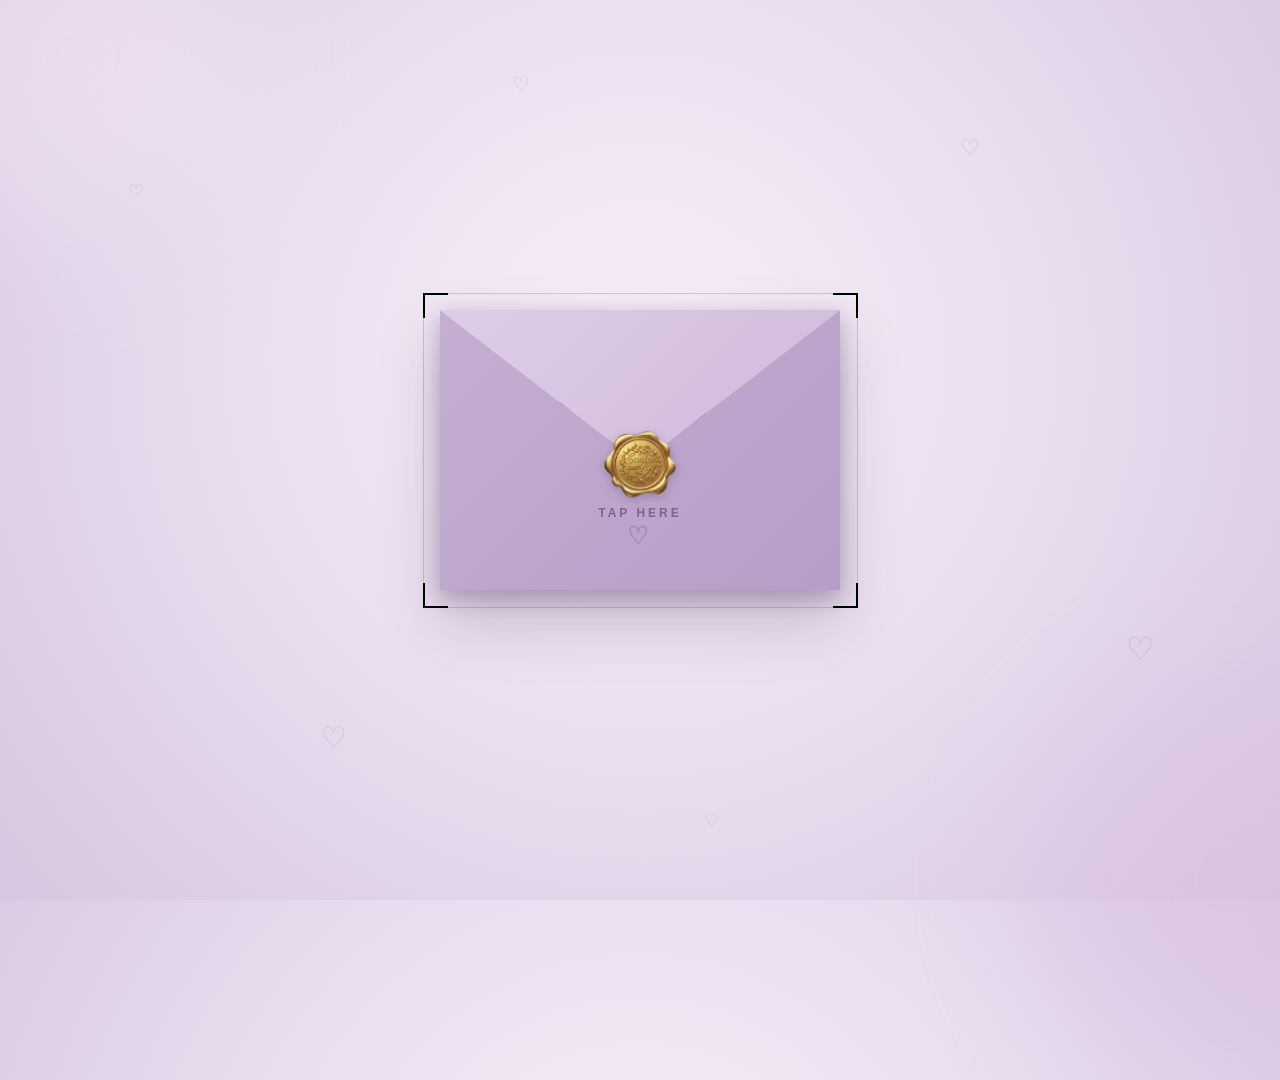
<file: index.html>
<!DOCTYPE html>
<html lang="en">

<head>

    <meta charset="UTF-8">

    <meta
        name="viewport"
        content="width=device-width, initial-scale=1.0"
    >

    <title>Wedding Invitation</title>

    <link rel="stylesheet" href="style2.css">

</head>


<body>


    <!-- =========================================
         DECORATIVE BACKGROUND
    ========================================= -->

    <div class="background-glow glow-one"></div>

    <div class="background-glow glow-two"></div>


    <!-- =========================================
         FLOATING HEARTS
    ========================================= -->

    <div class="floating-hearts">

        <span>♡</span>
        <span>♡</span>
        <span>♡</span>
        <span>♡</span>
        <span>♡</span>
        <span>♡</span>

    </div>


    <!-- =========================================
         WEDDING INVITATION ENVELOPE
    ========================================= -->

    <div
        class="envelope-container"
        onclick="openEnvelope()"
    >


        <!-- =====================================
             DECORATIVE FRAME
        ====================================== -->

        <div class="envelope-frame">

            <span class="corner corner-top-left"></span>

            <span class="corner corner-top-right"></span>

            <span class="corner corner-bottom-left"></span>

            <span class="corner corner-bottom-right"></span>

        </div>


        <!-- =====================================
             ENVELOPE
        ====================================== -->

        <div class="envelope">


            <!-- =================================
                 INVITATION IMAGE
            ================================== -->

            <div class="letter">

                <img
                    src="La and Eunice.jpg"
                    alt="La and Eunice Wedding Invitation"
                    class="envelope-image"
                >

            </div>


            <!-- =================================
                 ENVELOPE FRONT
            ================================== -->

            <div class="front"></div>


            <!-- =================================
                 ENVELOPE FLAP
            ================================== -->

            <div class="flap"></div>


            <!-- =================================
                 CENTER STAMP
            ================================== -->

            <div class="center-stamp">

                <img
                    src="Stamp.png"
                    alt="Wedding Stamp"
                >

            </div>


            <!-- =================================
                 TAP SIGN
            ================================== -->

            <div class="tap-sign">

                <span class="tap-text">
                    TAP HERE
                </span>

                <span class="tap-heart">
                    ♡
                </span>

            </div>


            <!-- =================================
                 LA & EUNICE MESSAGE
            ================================== -->

            <div class="opening-message">

                <span class="opening-small">
                    With love,
                </span>

                <span class="opening-names">
                    La &amp; Eunice
                </span>

                <span class="opening-line">
                    Our Wedding Day
                </span>

            </div>


        </div>

    </div>


    <!-- =========================================
         JAVASCRIPT
    ========================================= -->

    <script>

        let envelopeOpened = false;


        function openEnvelope() {


            /*
             * Prevent the envelope from
             * opening more than once.
             */

            if (envelopeOpened) {

                return;

            }


            envelopeOpened = true;


            /*
             * Tell Invitation.html
             * to play the wedding music.
             */

            sessionStorage.setItem(
                "playWeddingMusic",
                "true"
            );


            /*
             * Open the envelope.
             */

            document
                .querySelector(".envelope-container")
                .classList.add("open");


            /*
             * Wait for the animation
             * before going to Invitation.html.
             */

            setTimeout(function() {

                window.location.href =
                    "Invitation.html";

            }, 1800);

        }

    </script>


</body>

</html>
</file>
<file: style2.css>
/* =========================================
   RESET
========================================= */

* {

    margin: 0;
    padding: 0;

    box-sizing: border-box;

    font-family:
           'Franklin Gothic Medium',
        'Arial Narrow',
        Arial,
        sans-serif;

}


/* =========================================
   HTML
========================================= */

html {

    width: 100%;
    height: 100%;

}


/* =========================================
   BODY
========================================= */

body {

    width: 100%;
    min-height: 100vh;

    background:
        radial-gradient(
            circle at 50% 40%,
            #f8eef8 0%,
            #eadff0 45%,
            #d8c5df 100%
        );

    display: flex;

    justify-content: center;
    align-items: center;

    overflow: hidden;

    position: relative;

    padding: 20px;

}


/* =========================================
   SOFT BACKGROUND GLOW
========================================= */

.background-glow {

    position: absolute;

    border-radius: 50%;

    filter: blur(70px);

    pointer-events: none;

    opacity: 0.45;

}


.glow-one {

    width: 350px;
    height: 350px;

    background: #f7eaf8;

    top: -120px;
    left: -100px;

}


.glow-two {

    width: 400px;
    height: 400px;

    background: #d8bfe2;

    bottom: -180px;
    right: -150px;

}


/* =========================================
   FLOATING HEARTS
========================================= */

.floating-hearts {

    position: absolute;

    inset: 0;

    pointer-events: none;

    overflow: hidden;

}


.floating-hearts span {

    position: absolute;

    color:
        rgba(
            155,
            113,
            158,
            0.25
        );

    font-family: Georgia, serif;

    font-size: 25px;

    animation:
        floatingHeart
        linear
        infinite;

}


/* =========================================
   HEART POSITIONS
========================================= */

.floating-hearts span:nth-child(1) {

    left: 10%;
    top: 20%;

    font-size: 18px;

    animation-duration: 8s;

}


.floating-hearts span:nth-child(2) {

    left: 25%;
    top: 80%;

    font-size: 30px;

    animation-duration: 11s;

    animation-delay: 2s;

}


.floating-hearts span:nth-child(3) {

    left: 75%;
    top: 15%;

    font-size: 22px;

    animation-duration: 9s;

    animation-delay: 1s;

}


.floating-hearts span:nth-child(4) {

    left: 88%;
    top: 70%;

    font-size: 32px;

    animation-duration: 12s;

    animation-delay: 3s;

}


.floating-hearts span:nth-child(5) {

    left: 55%;
    top: 90%;

    font-size: 17px;

    animation-duration: 10s;

    animation-delay: 4s;

}


.floating-hearts span:nth-child(6) {

    left: 40%;
    top: 8%;

    font-size: 20px;

    animation-duration: 13s;

    animation-delay: 1s;

}


/* =========================================
   FLOATING HEART ANIMATION
========================================= */

@keyframes floatingHeart {

    0% {

        transform:
            translateY(20px)
            rotate(0deg);

        opacity: 0;

    }


    20% {

        opacity: 0.5;

    }


    50% {

        transform:
            translateY(-35px)
            rotate(15deg);

    }


    80% {

        opacity: 0.3;

    }


    100% {

        transform:
            translateY(-80px)
            rotate(-10deg);

        opacity: 0;

    }

}


/* =========================================
   ENVELOPE CONTAINER
========================================= */

.envelope-container {

    position: relative;

    width: 400px;
    height: 280px;

    cursor: pointer;

    z-index: 5;

    flex-shrink: 0;

    animation:
        envelopeAppear
        1.5s ease;

}


/* =========================================
   ENVELOPE APPEAR
========================================= */

@keyframes envelopeAppear {

    from {

        opacity: 0;

        transform:
            translateY(35px)
            scale(0.95);

    }


    to {

        opacity: 1;

        transform:
            translateY(0)
            scale(1);

    }

}


/* =========================================
   DECORATIVE FRAME
========================================= */

.envelope-frame {

    position: absolute;

    width:
        calc(100% + 35px);

    height:
        calc(100% + 35px);

    left: -17.5px;
    top: -17.5px;

    border:
        1px solid
        rgba(
            128,
            97,
            143,
            0.3
        );

    pointer-events: none;

    z-index: 1;

}


/* =========================================
   FRAME CORNERS
========================================= */

.corner {

    position: absolute;

    width: 25px;
    height: 25px;

    border-color:
        rgba(
            128,
            97,
            143,
            0.65
        );

}


.corner-top-left {

    top: -1px;
    left: -1px;

    border-top: 2px solid;
    border-left: 2px solid;

}


.corner-top-right {

    top: -1px;
    right: -1px;

    border-top: 2px solid;
    border-right: 2px solid;

}


.corner-bottom-left {

    bottom: -1px;
    left: -1px;

    border-bottom: 2px solid;
    border-left: 2px solid;

}


.corner-bottom-right {

    bottom: -1px;
    right: -1px;

    border-bottom: 2px solid;
    border-right: 2px solid;

}


/* =========================================
   ENVELOPE
========================================= */

.envelope {

    position: absolute;

    width: 100%;
    height: 100%;

    left: 0;
    top: 0;

    background:
        linear-gradient(
            145deg,
            #d2bfdd,
            #c1acd1
        );

    border-radius: 6px;

    box-shadow:
        0 30px 60px
        rgba(
            80,
            50,
            90,
            0.25
        ),

        0 8px 20px
        rgba(
            80,
            50,
            90,
            0.15
        );

    overflow: visible;

}


/* =========================================
   LETTER
========================================= */

.letter {

    position: absolute;

    width: 100%;
    height: 100%;

    left: 0;
    top: 0;

    background: #f8edf8;

    display: flex;

    justify-content: center;
    align-items: center;

    overflow: hidden;

    z-index: 2;

    box-shadow:
        0 8px 20px
        rgba(
            70,
            45,
            80,
            0.15
        );

    border: none;

    transition:
        transform 1.2s ease,
        z-index 0s linear 0.6s;

}


/* =========================================
   INVITATION IMAGE
========================================= */

.envelope-image {

    width: 100%;
    height: 100%;

    display: block;

    object-fit: cover;

    object-position: center center;

}


/* =========================================
   ENVELOPE FRONT
========================================= */

.front {

    position: absolute;

    width: 100%;
    height: 100%;

    left: 0;
    top: 0;

    background:
        linear-gradient(
            135deg,
            #c4afd1,
            #b69dc7
        );

    z-index: 4;

    clip-path:
        polygon(
            0 0,
            50% 55%,
            100% 0,
            100% 100%,
            0 100%
        );

}


/* =========================================
   ENVELOPE FLAP
========================================= */

.flap {

    position: absolute;

    width: 100%;
    height: 100%;

    left: 0;
    top: 0;

    background:
        linear-gradient(
            135deg,
            #dfcde7,
            #cbb5d7
        );

    clip-path:
        polygon(
            0 0,
            50% 55%,
            100% 0
        );

    transform-origin: top center;

    transition:
        transform 1s ease;

    z-index: 5;

}


/* =========================================
   CENTER STAMP
========================================= */

.center-stamp {

    position: absolute;

    left: 50%;
    top: 55%;

    transform:
        translate(-50%, -50%);

    width: 75px;
    height: 75px;

    z-index: 8;

    pointer-events: none;

    display: flex;

    justify-content: center;
    align-items: center;

    transition:
        opacity 0.5s ease,
        transform 0.5s ease;

}


/* =========================================
   STAMP IMAGE
========================================= */

.center-stamp img {

    width: 100%;
    height: 100%;

    object-fit: contain;

    object-position: center;

    display: block;

    filter:
        drop-shadow(
            0 3px 5px
            rgba(
                60,
                40,
                70,
                0.25
            )
        );

    animation:
        stampAppear
        1s ease;

}


/* =========================================
   STAMP APPEAR ANIMATION
========================================= */

@keyframes stampAppear {

    from {

        opacity: 0;

        transform:
            scale(0.75)
            rotate(-8deg);

    }


    to {

        opacity: 1;

        transform:
            scale(1)
            rotate(0deg);

    }

}


/* =========================================
   TAP SIGN
========================================= */

.tap-sign {

    position: absolute;

    left: 50%;
    top: 70%;

    transform:
        translateX(-50%);

    color: #80618f;

    font-size: 12px;

    font-weight: bold;

    letter-spacing: 3px;

    text-align: center;

    z-index: 9;

    animation:
        tapBounce
        1.5s ease-in-out infinite;

    transition:
        opacity 0.5s ease,
        transform 0.5s ease;

}


.tap-text {

    display: block;

}


.tap-heart {

    display: block;

    font-family: Georgia, serif;

    font-size: 24px;

    margin-top: 2px;

    color: #a58bb5;

}


/* =========================================
   TAP ANIMATION
========================================= */

@keyframes tapBounce {

    0%,
    100% {

        transform:
            translateX(-50%)
            translateY(0);

    }


    50% {

        transform:
            translateX(-50%)
            translateY(-7px);

    }

}


/* =========================================
   OPENING MESSAGE
========================================= */

.opening-message {

    position: absolute;

    left: 50%;
    top: 50%;

    transform:
        translate(-50%, -50%)
        translateY(30px)
        scale(0.85);

    width: 90%;

    text-align: center;

    z-index: 20;

    pointer-events: none;

    opacity: 0;

    display: flex;

    flex-direction: column;

    align-items: center;

    justify-content: center;

    transition:
        opacity 0.8s ease 0.35s,
        transform 0.8s ease 0.35s;

}


/* =========================================
   SMALL MESSAGE
========================================= */

.opening-small {

    font-family:
        Georgia,
        'Times New Roman',
        serif;

    font-size: 14px;

    font-style: italic;

    letter-spacing: 2px;

    color: #80618f;

    margin-bottom: 3px;

}


/* =========================================
   LA & EUNICE
========================================= */

.opening-names {

    font-family:
        'Brush Script MT',
        'Segoe Script',
        'Lucida Handwriting',
        cursive;

    font-size: 48px;

    font-weight: normal;

    line-height: 1.1;

    color: #76517f;

    text-shadow:
        0 2px 5px
        rgba(
            70,
            40,
            80,
            0.15
        );

    white-space: nowrap;

}


/* =========================================
   WEDDING DAY TEXT
========================================= */

.opening-line {

    margin-top: 7px;

    font-family:
        Georgia,
        'Times New Roman',
        serif;

    font-size: 12px;

    letter-spacing: 3px;

    text-transform: uppercase;

    color: #80618f;

}


/* =========================================
   OPENING MESSAGE APPEARS
========================================= */

.envelope-container.open .opening-message {

    opacity: 1;

    transform:
        translate(-50%, -50%)
        translateY(0)
        scale(1);

}


/* =========================================
   OPEN ENVELOPE
========================================= */

.envelope-container.open .flap {

    transform:
        rotateX(180deg);

    z-index: 3;

}


.envelope-container.open .letter {

    transform:
        translateY(-210px);

    z-index: 10;

}


.envelope-container.open .center-stamp {

    opacity: 0;

    transform:
        translate(-50%, -50%)
        scale(0.8);

}


.envelope-container.open .tap-sign {

    opacity: 0;

    transform:
        translateX(-50%)
        translateY(10px);

    pointer-events: none;

}


/* =========================================
   TABLET
========================================= */

@media (max-width: 700px) {

    body {

        padding: 15px;

    }


    .envelope-container {

        width: 80vw;

        height:
            calc(80vw * 0.7);

        max-width: 400px;

        max-height: 280px;

    }


    .envelope-frame {

        width:
            calc(100% + 26px);

        height:
            calc(100% + 26px);

        left: -13px;
        top: -13px;

    }


    .center-stamp {

        width: 65px;
        height: 65px;

    }


    .opening-names {

        font-size: 40px;

    }


    .opening-small {

        font-size: 12px;

    }


    .opening-line {

        font-size: 10px;

        letter-spacing: 2px;

    }


    .envelope-container.open .letter {

        transform:
            translateY(-150px);

    }

}


/* =========================================
   MOBILE
========================================= */

@media (max-width: 500px) {

    body {

        padding: 12px;

    }


    .envelope-container {

        width: 88vw;

        height:
            calc(88vw * 0.7);

        max-width: 400px;

        max-height: 280px;

    }


    /* FRAME */

    .envelope-frame {

        width:
            calc(100% + 22px);

        height:
            calc(100% + 22px);

        left: -11px;
        top: -11px;

    }


    /* LETTER */

    .letter {

        width: 100%;
        height: 100%;

        left: 0;
        top: 0;

    }


    /* IMAGE */

    .envelope-image {

        width: 100%;
        height: 100%;

        object-fit: cover;

        object-position: center center;

    }


    /* OPEN */

    .envelope-container.open .letter {

        transform:
            translateY(-125px);

    }


    /* STAMP */

    .center-stamp {

        width: 18vw;

        height: 18vw;

        min-width: 48px;
        min-height: 48px;

        max-width: 70px;
        max-height: 70px;

        left: 50%;
        top: 55%;

    }


    /* TAP SIGN */

    .tap-sign {

        font-size: 10px;

        letter-spacing: 2px;

    }


    .tap-heart {

        font-size: 20px;

    }


    /* OPENING MESSAGE */

    .opening-message {

        width: 95%;

    }


    .opening-names {

        font-size: 34px;

    }


    .opening-small {

        font-size: 11px;

        letter-spacing: 1.5px;

    }


    .opening-line {

        font-size: 9px;

        letter-spacing: 1.5px;

        margin-top: 5px;

    }

}


/* =========================================
   VERY SMALL PHONES
========================================= */

@media (max-width: 350px) {

    .envelope-container {

        width: 84vw;

        height:
            calc(84vw * 0.7);

    }


    .letter {

        width: 100%;
        height: 100%;

        left: 0;
        top: 0;

    }


    .envelope-container.open .letter {

        transform:
            translateY(-105px);

    }


    .center-stamp {

        width: 50px;

        height: 50px;

        top: 55%;

    }


    .tap-sign {

        font-size: 8px;

        letter-spacing: 1.5px;

    }


    .tap-heart {

        font-size: 18px;

    }


    .opening-names {

        font-size: 29px;

    }


    .opening-small {

        font-size: 9px;

    }


    .opening-line {

        font-size: 8px;

        letter-spacing: 1px;

    }

}


/* =========================================
   LANDSCAPE PHONES
========================================= */

@media (max-height: 500px)
       and (orientation: landscape) {

    body {

        padding: 10px;

    }


    .envelope-container {

        height: 65vh;

        width:
            calc(65vh * 1.42857);

        max-width: 400px;

        max-height: 280px;

    }


    .envelope-container.open .letter {

        transform:
            translateY(-160px);

    }


    .center-stamp {

        width: 55px;

        height: 55px;

    }


    .opening-names {

        font-size: 36px;

    }

}
</file>
